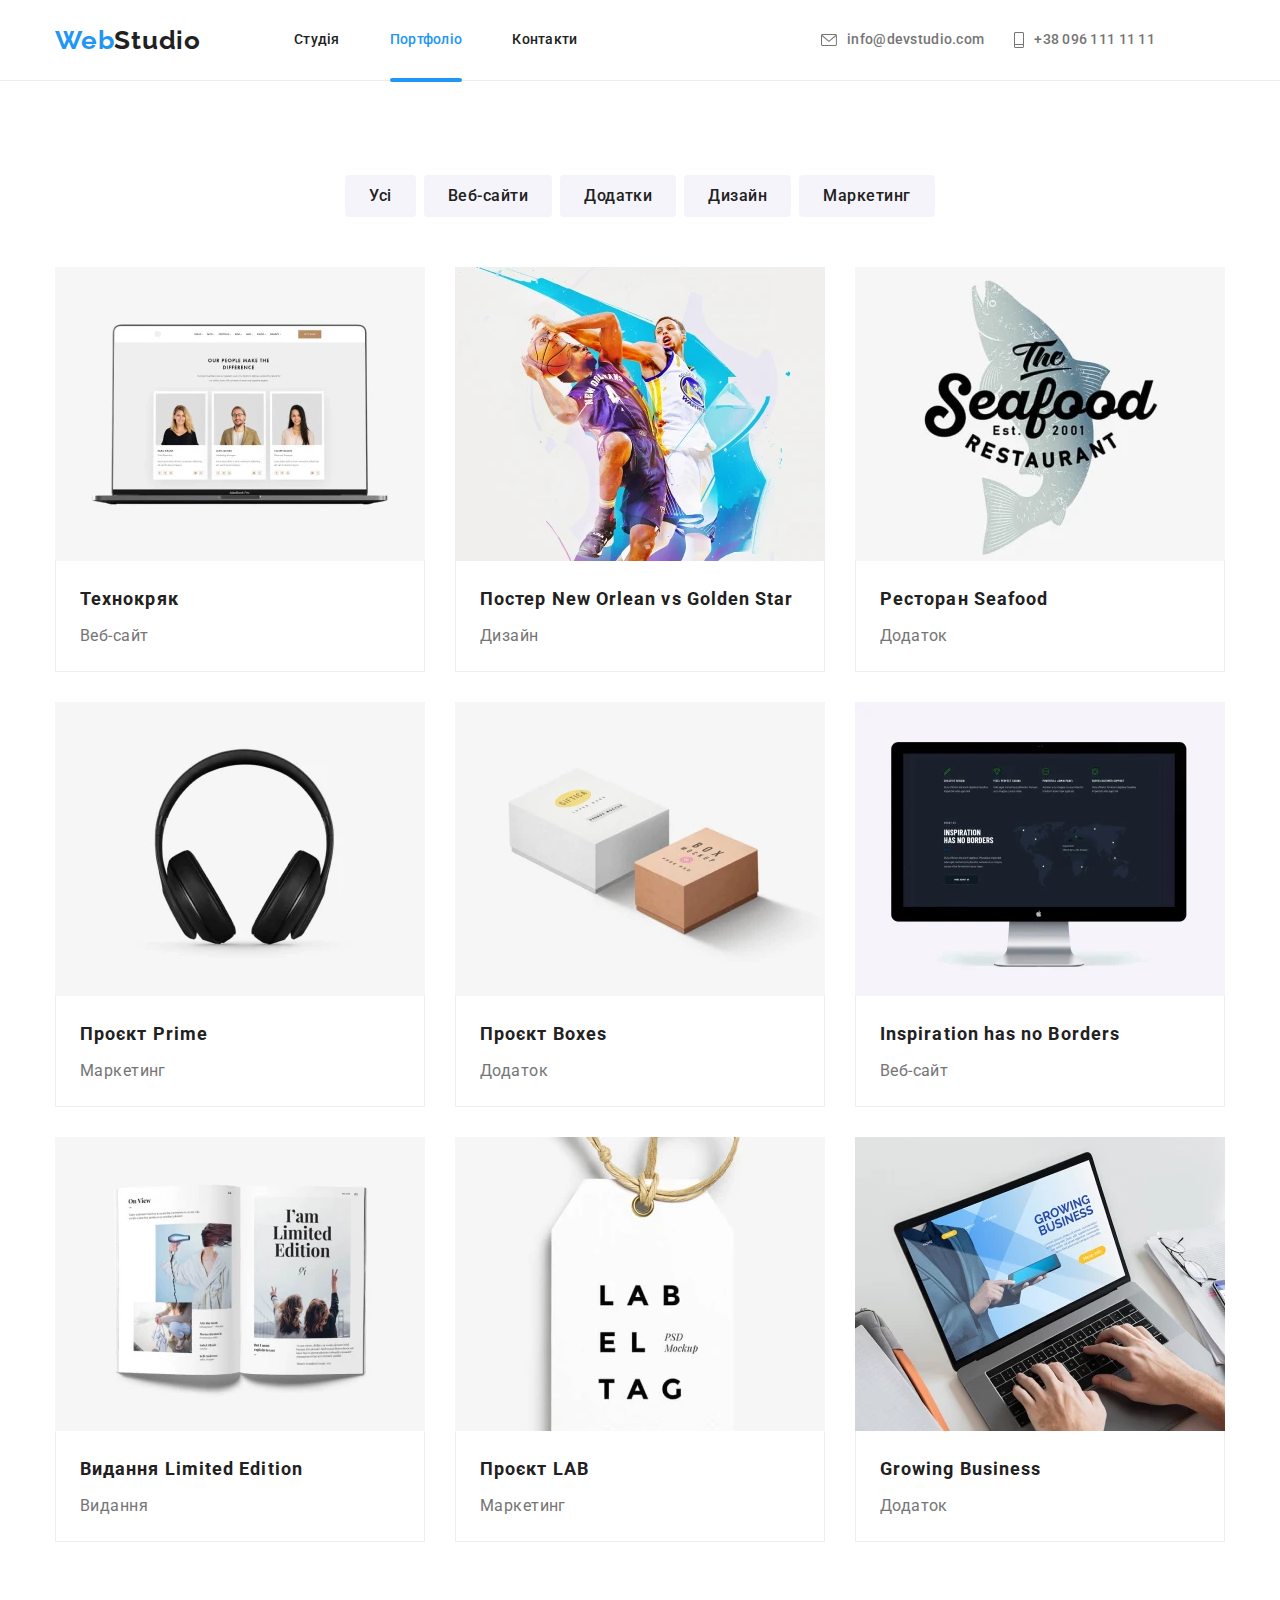
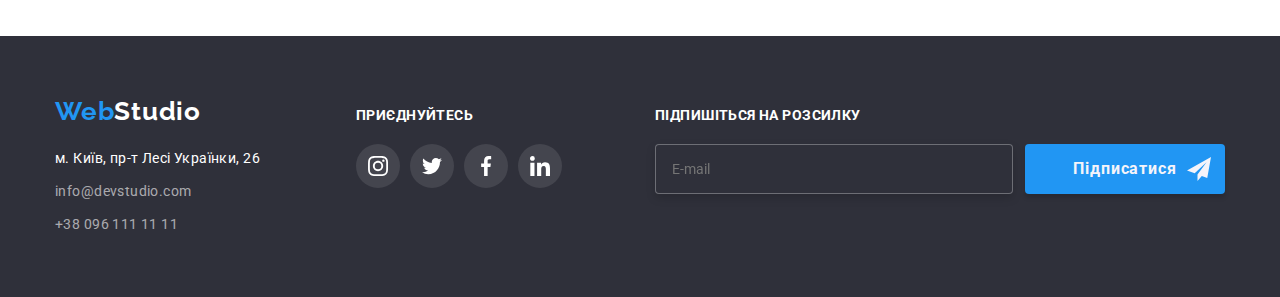
<file: portfolio.html>
<!DOCTYPE html>
<html lang="uk">
	<head>
		<meta charset="UTF-8" />
		<meta http-equiv="X-UA-Compatible" content="IE=edge" />
		<meta name="viewport" content="width=device-width, initial-scale=1.0" />
		<title>Portfolio</title>
		<link
			href="https://fonts.googleapis.com/css2?family=Raleway:wght@700&family=Roboto:wght@400;500;700;900&display=swap"
			rel="stylesheet"
		/>
		<link rel="stylesheet" href="./css/main.min.css">
			</head>
	<body class="body">
		<!--Шапка-->
		<header class="header">
			<div class="header__container container">
					<a href="" class=" header__logo logo link"
						>Web<span class="logo__span logo__span--color">Studio</span></a
					>
					<button
					class="menu-toggle js-open-menu"
					aria-expanded="false"
					aria-controls="mobile-menu"
				>
					<svg class="icon-menu" width="40" height="40">
						<use href="./images/sprite.svg#icon-menu"></use>
					</svg>
				</button>
				<nav class="navigations"><ul class="navigation__list">
						<li class="navigation__item">
							<a href="./index.html" class="navigation__link  link ">Студія</a>
						</li>
						<li class="navigation__item">
							<a href="" class="link navigation__link navigation__link--current"
								>Портфоліо</a
							>
						</li>
						<li class="navigation__item">
							<a href="" class="link navigation__link">Контакти</a>
						</li>
					</ul></nav>
				<ul class="contacts">
					<li class="contacts__item">
						<a href="mailto:info@devstudio.com" class="contacts__link link"
							><svg class="contacts__image" width="16" height="12">
								<use href="./images/sprite.svg#icon-envelope"></use>
							</svg>
							info@devstudio.com</a
						>
					</li>
					<li class="contacts__item">
						<a href="tel:+380961111111" class="contacts__link link"
							><svg class="contacts__image" width="10" height="16">
								<use href="./images/sprite.svg#icon-smartphone"></use>
							</svg>
							+38 096 111 11 11</a
						>
					</li>
				</ul>
			</div>
		</header>
		<main>
			<!-- Прихований заголовок Перелік посилань на роботи -->
			<section class="portfolio">
				<div class="container">
					<h1 class="visually-hidden">Перелік посилань на роботи</h1>
					<ul class="filter">
						<li class="filter__list">
							<button type="button" class="button-secondary">Усі</button>
						</li>
						<li class="filter__list">
							<button type="button" class="button-secondary">Веб-сайти</button>
						</li>
						<li class="filter__list">
							<button type="button" class="button-secondary">Додатки</button>
						</li>
						<li class="filter__list">
							<button type="button" class="button-secondary">Дизайн</button>
						</li>
						<li class="filter__list">
							<button type="button" class="button-secondary">Маркетинг</button>
						</li>
					</ul>
					<!-- Види проектів -->
					<ul class="card-set">
						<li class="card-set__list">
							<a class="card-set__link link" href="">
								<div class="card-set__thumb">
									<picture>
										<!-- Desktop screen -->
										<source
										media="(min-width: 1200px)"
										srcset="./images/portfolio/img_1lg@1x.webp 1x, ./images/portfolio/img_1lg@2x.webp 2x"
										type="image/webp"
										>
										<source
										media="(min-width: 1200px)"
										srcset="./images/portfolio/img_1lg@1x.jpg 1x, ./images/portfolio/img_1lg@2x.jpg 2x"
										type="image/jpg"
										>
										<!-- Tablet screen -->
										<source
										media="(min-width: 768px)"
										srcset="./images/portfolio/img_1md@1x.webp 1x, ./images/portfolio/img_1md@2x.webp 2x"
										type="image/webp"
										>
										<source
										media="(min-width: 768px)"
										srcset="./images/portfolio/img_1md@1x.jpg 1x, ./images/portfolio/img_1md@2x.jpg 2x"
										type="image/jpg"
										>
										<!-- Mobile screen -->
										<source
										media="(max-width: 767.98px)"
										srcset="./images/portfolio/img_1sm@1x.webp 1x, ./images/portfolio/img_1sm@2x.webp 2x"
										type="image/webp"
										>
										<source
										media="(max-width: 767.98px)"
										srcset="./images/portfolio/img_1sm@1x.jpg 1x, ./images/portfolio/img_1sm@2x.jpg 2x"
										type="image/jpg"
										>
												<img 
											src="images/portfolio/img_1sm@1x.jpg" alt="Технокряк"
											width="450"
											height="294"
											loading="lazy" 
											
											/></picture>
									<div class="card-set__overlay">
										<p class="card-set__overlay-description">
											Ресурс пропонує комплексні пропозиції з різним рівнем
											функціоналу та сервісів. Все це дозволить відвідувачу
											отримати вичерпні відомості про компанію чи приватну
											особу.
										</p>
									</div>
								</div>
								<div class="card-set__wrapper">
									<h2 class="card-set__title">Технокряк</h2>
									<p class="card-set__projects">Веб-сайт</p>
								</div></a
							>
						</li>
						<li class="card-set__list">
							<a class="card-set__link link" href="">
								<div class="card-set__thumb">
									<picture>
										<!-- Desktop screen -->
										<source
										media="(min-width: 1200px)"
										srcset="./images/portfolio/img_2lg@1x.webp 1x, ./images/portfolio/img_2lg@2x.webp 2x"
										type="image/webp"
										>
										<source
										media="(min-width: 1200px)"
										srcset="./images/portfolio/img_2lg@1x.jpg 1x, ./images/portfolio/img_2lg@2x.jpg 2x"
										type="image/jpg"
										>
										<!-- Tablet screen -->
										<source
										media="(min-width: 768px)"
										srcset="./images/portfolio/img_2md@1x.webp 1x, ./images/portfolio/img_2md@2x.webp 2x"
										type="image/webp"
										>
										<source
										media="(min-width: 768px)"
										srcset="./images/portfolio/img_2md@1x.jpg 1x, ./images/portfolio/img_2md@2x.jpg 2x"
										type="image/jpg"
										>
										<!-- Mobile screen -->
										<source
										media="(max-width: 767.98px)"
										srcset="./images/portfolio/img_2sm@1x.webp 1x, ./images/portfolio/img_2sm@2x.webp 2x"
										type="image/webp"
										>
										<source
										media="(max-width: 767.98px)"
										srcset="./images/portfolio/img_2sm@1x.jpg 1x, ./images/portfolio/img_2sm@2x.jpg 2x"
										type="image/jpg"
										>
												<img 
											src="images/portfolio/img_2sm@1x.jpg" alt="постер"
											width="450"
											height="294"
											loading="lazy" 
											
											/></picture>
									<div class="card-set__overlay">
										<p class="card-set__overlay-description">
											Ресурс пропонує комплексні пропозиції з різним рівнем
											функціоналу та сервісів. Все це дозволить відвідувачу
											отримати вичерпні відомості про компанію чи приватну
											особу.
										</p>
									</div>
								</div>

								<div class="card-set__wrapper">
									<h2 class="card-set__title">
										Постер <span lang="en">New Orlean vs Golden Star</span>
									</h2>
									<p class="card-set__projects">Дизайн</p>
								</div></a
							>
						</li>
						<li class="card-set__list">
							<a class="card-set__link link" href="">
								<div class="card-set__thumb">
									<picture>
										<!-- Desktop screen -->
										<source
										media="(min-width: 1200px)"
										srcset="./images/portfolio/img_3lg@1x.webp 1x, ./images/portfolio/img_3lg@2x.webp 2x"
										type="image/webp"
										>
										<source
										media="(min-width: 1200px)"
										srcset="./images/portfolio/img_3lg@1x.jpg 1x, ./images/portfolio/img_3lg@2x.jpg 2x"
										type="image/jpg"
										>
										<!-- Tablet screen -->
										<source
										media="(min-width: 768px)"
										srcset="./images/portfolio/img_3md@1x.webp 1x, ./images/portfolio/img_3md@2x.webp 2x"
										type="image/webp"
										>
										<source
										media="(min-width: 768px)"
										srcset="./images/portfolio/img_3md@1x.jpg 1x, ./images/portfolio/img_3md@2x.jpg 2x"
										type="image/jpg"
										>
										<!-- Mobile screen -->
										<source
										media="(max-width: 767.98px)"
										srcset="./images/portfolio/img_3sm@1x.webp 1x, ./images/portfolio/img_3sm@2x.webp 2x"
										type="image/webp"
										>
										<source
										media="(max-width: 767.98px)"
										srcset="./images/portfolio/img_3sm@1x.jpg 1x, ./images/portfolio/img_3sm@2x.jpg 2x"
										type="image/jpg"
										>
												<img 
											src="images/portfolio/img_3sm@1x.jpg" alt="додаток сайту ресторану"
											width="450"
											height="294"
											loading="lazy" 
											
											/></picture>
									<div class="card-set__overlay">
										<p class="card-set__overlay-description">
											Ресурс пропонує комплексні пропозиції з різним рівнем
											функціоналу та сервісів. Все це дозволить відвідувачу
											отримати вичерпні відомості про компанію чи приватну
											особу.
										</p>
									</div>
								</div>

								<div class="card-set__wrapper">
									<h2 class="card-set__title">
										Ресторан <span lang="en">Seafood</span>
									</h2>
									<p class="card-set__projects">Додаток</p>
								</div></a
							>
						</li>
						<li class="card-set__list">
							<a class="card-set__link link" href="">
								<div class="card-set__thumb">
									<picture>
										<!-- Desktop screen -->
										<source
										media="(min-width: 1200px)"
										srcset="./images/portfolio/img_4lg@1x.webp 1x, ./images/portfolio/img_4lg@2x.webp 2x"
										type="image/webp"
										>
										<source
										media="(min-width: 1200px)"
										srcset="./images/portfolio/img_4lg@1x.jpg 1x, ./images/portfolio/img_4lg@2x.jpg 2x"
										type="image/jpg"
										>
										<!-- Tablet screen -->
										<source
										media="(min-width: 768px)"
										srcset="./images/portfolio/img_4md@1x.webp 1x, ./images/portfolio/img_4md@2x.webp 2x"
										type="image/webp"
										>
										<source
										media="(min-width: 768px)"
										srcset="./images/portfolio/img_4md@1x.jpg 1x, ./images/portfolio/img_4md@2x.jpg 2x"
										type="image/jpg"
										>
										<!-- Mobile screen -->
										<source
										media="(max-width: 767.98px)"
										srcset="./images/portfolio/img_4sm@1x.webp 1x, ./images/portfolio/img_4sm@2x.webp 2x"
										type="image/webp"
										>
										<source
										media="(max-width: 767.98px)"
										srcset="./images/portfolio/img_4sm@1x.jpg 1x, ./images/portfolio/img_4sm@2x.jpg 2x"
										type="image/jpg"
										>
												<img 
											src="images/portfolio/img_4sm@1x.jpg" alt="проект з маркетингу"
											width="450"
											height="294"
											loading="lazy" 
											
											/></picture>
									<div class="card-set__overlay">
										<p class="card-set__overlay-description">
											Ресурс пропонує комплексні пропозиції з різним рівнем
											функціоналу та сервісів. Все це дозволить відвідувачу
											отримати вичерпні відомості про компанію чи приватну
											особу.
										</p>
									</div>
								</div>

								<div class="card-set__wrapper">
									<h2 class="card-set__title">
										Проєкт <span lang="en">Prime</span>
									</h2>
									<p class="card-set__projects">Маркетинг</p>
								</div></a
							>
						</li>
						<li class="card-set__list">
							<a class="card-set__link link" href="">
								<div class="card-set__thumb">
									<picture>
										<!-- Desktop screen -->
										<source
										media="(min-width: 1200px)"
										srcset="./images/portfolio/img_5lg@1x.webp 1x, ./images/portfolio/img_5lg@2x.webp 2x"
										type="image/webp"
										>
										<source
										media="(min-width: 1200px)"
										srcset="./images/portfolio/img_5lg@1x.jpg 1x, ./images/portfolio/img_5lg@2x.jpg 2x"
										type="image/jpg"
										>
										<!-- Tablet screen -->
										<source
										media="(min-width: 768px)"
										srcset="./images/portfolio/img_5md@1x.webp 1x, ./images/portfolio/img_5md@2x.webp 2x"
										type="image/webp"
										>
										<source
										media="(min-width: 768px)"
										srcset="./images/portfolio/img_5md@1x.jpg 1x, ./images/portfolio/img_5md@2x.jpg 2x"
										type="image/jpg"
										>
										<!-- Mobile screen -->
										<source
										media="(max-width: 767.98px)"
										srcset="./images/portfolio/img_5sm@1x.webp 1x, ./images/portfolio/img_5sm@2x.webp 2x"
										type="image/webp"
										>
										<source
										media="(max-width: 767.98px)"
										srcset="./images/portfolio/img_5sm@1x.jpg 1x, ./images/portfolio/img_5sm@2x.jpg 2x"
										type="image/jpg"
										>
												<img 
											src="images/portfolio/img_5sm@1x.jpg" alt="додаток boxes"
											width="450"
											height="294"
											loading="lazy" 
											
											/></picture>
									<div class="card-set__overlay">
										<p class="card-set__overlay-description">
											Ресурс пропонує комплексні пропозиції з різним рівнем
											функціоналу та сервісів. Все це дозволить відвідувачу
											отримати вичерпні відомості про компанію чи приватну
											особу.
										</p>
									</div>
								</div>

								<div class="card-set__wrapper">
									<h2 class="card-set__title">
										Проєкт <span lang="en">Boxes</span>
									</h2>
									<p class="card-set__projects">Додаток</p>
								</div></a
							>
						</li>
						<li class="card-set__list">
							<a class="card-set__link link" href="">
								<div class="card-set__thumb">
									<picture>
										<!-- Desktop screen -->
										<source
										media="(min-width: 1200px)"
										srcset="./images/portfolio/img_6lg@1x.webp 1x, ./images/portfolio/img_6lg@2x.webp 2x"
										type="image/webp"
										>
										<source
										media="(min-width: 1200px)"
										srcset="./images/portfolio/img_6lg@1x.jpg 1x, ./images/portfolio/img_6lg@2x.jpg 2x"
										type="image/jpg"
										>
										<!-- Tablet screen -->
										<source
										media="(min-width: 768px)"
										srcset="./images/portfolio/img_6md@1x.webp 1x, ./images/portfolio/img_6md@2x.webp 2x"
										type="image/webp"
										>
										<source
										media="(min-width: 768px)"
										srcset="./images/portfolio/img_6md@1x.jpg 1x, ./images/portfolio/img_6md@2x.jpg 2x"
										type="image/jpg"
										>
										<!-- Mobile screen -->
										<source
										media="(max-width: 767.98px)"
										srcset="./images/portfolio/img_6sm@1x.webp 1x, ./images/portfolio/img_6sm@2x.webp 2x"
										type="image/webp"
										>
										<source
										media="(max-width: 767.98px)"
										srcset="./images/portfolio/img_6sm@1x.jpg 1x, ./images/portfolio/img_6sm@2x.jpg 2x"
										type="image/jpg"
										>
												<img 
											src="images/portfolio/img_6sm@1x.jpg" alt="натхнення не має кордонів"
											width="450"
											height="294"
											loading="lazy" 
											
											/></picture>
									<div class="card-set__overlay">
										<p class="card-set__overlay-description">
											Ресурс пропонує комплексні пропозиції з різним рівнем
											функціоналу та сервісів. Все це дозволить відвідувачу
											отримати вичерпні відомості про компанію чи приватну
											особу.
										</p>
									</div>
								</div>

								<div class="card-set__wrapper">
									<h2 class="card-set__title">
										<span lang="en">Inspiration has no Borders</span>
									</h2>
									<p class="card-set__projects">Веб-сайт</p>
								</div></a
							>
						</li>
						<li class="card-set__list">
							<a class="card-set__link link" href="">
								<div class="card-set__thumb">
									<picture>
										<!-- Desktop screen -->
										<source
										media="(min-width: 1200px)"
										srcset="./images/portfolio/img_7lg@1x.webp 1x, ./images/portfolio/img_7lg@2x.webp 2x"
										type="image/webp"
										>
										<source
										media="(min-width: 1200px)"
										srcset="./images/portfolio/img_7lg@1x.jpg 1x, ./images/portfolio/img_7lg@2x.jpg 2x"
										type="image/jpg"
										>
										<!-- Tablet screen -->
										<source
										media="(min-width: 768px)"
										srcset="./images/portfolio/img_7md@1x.webp 1x, ./images/portfolio/img_7md@2x.webp 2x"
										type="image/webp"
										>
										<source
										media="(min-width: 768px)"
										srcset="./images/portfolio/img_7md@1x.jpg 1x, ./images/portfolio/img_7md@2x.jpg 2x"
										type="image/jpg"
										>
										<!-- Mobile screen -->
										<source
										media="(max-width: 767.98px)"
										srcset="./images/portfolio/img_7sm@1x.webp 1x, ./images/portfolio/img_7sm@2x.webp 2x"
										type="image/webp"
										>
										<source
										media="(max-width: 767.98px)"
										srcset="./images/portfolio/img_7sm@1x.jpg 1x, ./images/portfolio/img_7sm@2x.jpg 2x"
										type="image/jpg"
										>
												<img 
											src="images/portfolio/img_7sm@1x.jpg" alt="дизайн видання"
											width="450"
											height="294"
											loading="lazy" 
											
											/></picture>
									<div class="card-set__overlay">
										<p class="card-set__overlay-description">
											Ресурс пропонує комплексні пропозиції з різним рівнем
											функціоналу та сервісів. Все це дозволить відвідувачу
											отримати вичерпні відомості про компанію чи приватну
											особу.
										</p>
									</div>
								</div>

								<div class="card-set__wrapper">
									<h2 class="card-set__title">
										Видання <span lang="en">Limited Edition</span>
									</h2>
									<p class="card-set__projects">Видання</p>
								</div></a
							>
						</li>
						<li class="card-set__list">
							<a class="card-set__link link" href="">
								<div class="card-set__thumb">
									<picture>
										<!-- Desktop screen -->
										<source
										media="(min-width: 1200px)"
										srcset="./images/portfolio/img_8lg@1x.webp 1x, ./images/portfolio/img_8lg@2x.webp 2x"
										type="image/webp"
										>
										<source
										media="(min-width: 1200px)"
										srcset="./images/portfolio/img_8lg@1x.jpg 1x, ./images/portfolio/img_8lg@2x.jpg 2x"
										type="image/jpg"
										>
										<!-- Tablet screen -->
										<source
										media="(min-width: 768px)"
										srcset="./images/portfolio/img_8md@1x.webp 1x, ./images/portfolio/img_8md@2x.webp 2x"
										type="image/webp"
										>
										<source
										media="(min-width: 768px)"
										srcset="./images/portfolio/img_8md@1x.jpg 1x, ./images/portfolio/img_8md@2x.jpg 2x"
										type="image/jpg"
										>
										<!-- Mobile screen -->
										<source
										media="(max-width: 767.98px)"
										srcset="./images/portfolio/img_8sm@1x.webp 1x, ./images/portfolio/img_8sm@2x.webp 2x"
										type="image/webp"
										>
										<source
										media="(max-width: 767.98px)"
										srcset="./images/portfolio/img_8sm@1x.jpg 1x, ./images/portfolio/img_8sm@2x.jpg 2x"
										type="image/jpg"
										>
												<img 
											src="images/portfolio/img_8sm@1x.jpg" alt="проєкт LAB"
											width="450"
											height="294"
											loading="lazy" 
											
											/></picture>
									<div class="card-set__overlay">
										<p class="card-set__overlay-description">
											Ресурс пропонує комплексні пропозиції з різним рівнем
											функціоналу та сервісів. Все це дозволить відвідувачу
											отримати вичерпні відомості про компанію чи приватну
											особу.
										</p>
									</div>
								</div>

								<div class="card-set__wrapper">
									<h2 class="card-set__title">
										Проєкт <span lang="en">LAB</span>
									</h2>
									<p class="card-set__projects">Маркетинг</p>
								</div></a
							>
						</li>
						<li class="card-set__list">
							<a class="card-set__link link" href="">
								<div class="card-set__thumb">
									<picture>
										<!-- Desktop screen -->
										<source
										media="(min-width: 1200px)"
										srcset="./images/portfolio/img_9lg@1x.webp 1x, ./images/portfolio/img_9lg@2x.webp 2x"
										type="image/webp"
										>
										<source
										media="(min-width: 1200px)"
										srcset="./images/portfolio/img_9lg@1x.jpg 1x, ./images/portfolio/img_9lg@2x.jpg 2x"
										type="image/jpg"
										>
										<!-- Tablet screen -->
										<source
										media="(min-width: 768px)"
										srcset="./images/portfolio/img_9md@1x.webp 1x, ./images/portfolio/img_9md@2x.webp 2x"
										type="image/webp"
										>
										<source
										media="(min-width: 768px)"
										srcset="./images/portfolio/img_9md@1x.jpg 1x, ./images/portfolio/img_9md@2x.jpg 2x"
										type="image/jpg"
										>
										<!-- Mobile screen -->
										<source
										media="(max-width: 767.98px)"
										srcset="./images/portfolio/img_9sm@1x.webp 1x, ./images/portfolio/img_9sm@2x.webp 2x"
										type="image/webp"
										>
										<source
										media="(max-width: 767.98px)"
										srcset="./images/portfolio/img_9sm@1x.jpg 1x, ./images/portfolio/img_9sm@2x.jpg 2x"
										type="image/jpg"
										>
												<img 
											src="images/portfolio/img_9sm@1x.jpg" alt="розширення бізнесу"
											width="450"
											height="294"
											loading="lazy" 
											
											/></picture>
									<div class="card-set__overlay">
										<p class="card-set__overlay-description">
											Ресурс пропонує комплексні пропозиції з різним рівнем
											функціоналу та сервісів. Все це дозволить відвідувачу
											отримати вичерпні відомості про компанію чи приватну
											особу.
										</p>
									</div>
								</div>

								<div class="card-set__wrapper">
									<h2 class="card-set__title">
										<span lang="en">Growing Business</span>
									</h2>
									<p class="card-set__projects">Додаток</p>
								</div></a
							>
						</li>
					</ul>
				</div>
			</section>
		</main>
		<!-- Підвал -->
		<footer class="footer">
			<div class="container footer__container">
				<div class="footer-wrapper"><div class="footer-socials">
					<a href="" class="footer-logo link"
						>Web<span class="footer-logo__span">Studio</span>
					</a>
					<address>
						<ul class="footer__contacts">
							<li class="footer-contacts__item">
								<a href="https://goo.gl/maps/cauzLJABGY7FBesC7" class="link"
									><span class="footer-contacts__adress"
										>м. Київ, пр-т Лесі Українки, 26</span
									>
								</a>
							</li>
							<li class="footer-contacts__item">
								<a
									href="mailto:info@devstudio.com"
									class="link footer-contacts__link"
									>info@devstudio.com</a
								>
							</li>
							<li class="footer-contacts__item">
								<a href="tel:+380961111111" class="link footer-contacts__link"
									>+38 096 111 11 11</a
								>
							</li>
						</ul>
					</address>
				</div>
				<div class="footer-slogan">
					<b class="footer__title">приєднуйтесь</b>
					<ul class="socials list">
						<li class="socials__list">
							<a
								class="socials__link-footer link"
								href="https://instagram.com"
								target="_blank"
								rel="noopener noreferrer"
								aria-label="Instagram"
							>
								<svg class="socials__icon" width="20" height="20">
									<use href="./images/sprite.svg#icon-instagram"></use>
								</svg>
							</a>
						</li>
						<li class="socials__list">
							<a
								class="socials__link-footer link"
								href="https://twitter.com"
								target="_blank"
								rel="noopener noreferrer"
								aria-label="Twitter"
							>
								<svg class="socials__icon" width="20" height="20">
									<use href="./images/sprite.svg#icon-twitter"></use>
								</svg>
							</a>
						</li>
						<li class="socials__list">
							<a
								class="socials__link-footer link"
								href="https://facebook.com"
								target="_blank"
								rel="noopener noreferrer"
								aria-label="Facebook"
							>
								<svg class="socials__icon" width="20" height="20">
									<use href="./images/sprite.svg#icon-facebook"></use>
								</svg>
							</a>
						</li>
						<li class="socials__list">
							<a
								class="socials__link-footer link"
								href="https://linkedin.com"
								target="_blank"
								rel="noopener noreferrer"
								aria-label="Linkedin"
							>
								<svg class="socials__icon" width="20" height="20">
									<use href="./images/sprite.svg#icon-linkedin"></use>
								</svg>
							</a>
						</li>
					</ul>
				</div></div>
				
				<form class="footer-form">
					
						<p class="footer__title">Підпишіться на розсилку</p>
						<div class="footer-form__wrapper"><label for="email"></label>
						<input
							class="footer-form__email"
							type="email"
							name="email"
							id="mail"
							placeholder="E-mail"
						/>
						<button class="button-footer" type="submit">
							Підписатися
							<svg class="icon-send" width="24" height="24">
								<use href="./images/sprite.svg#icon-send"></use>
							</svg>
						</button>
					</div>
						
				</form>
			</div>
		</footer>		
	</body>
</html>
</file>
<file: css/main.min.css>
:root{--primary-text-color: #757575;--title-color: #212121;--accent-color: #2196f3;--focus-color: #2196f3;--white-color: #ffffff;--bacground-color: #ffffff;--backgroung-team: #f5f4fa;--background-footer: #2f303a;--timing-function: cubic-bezier(0.4, 0, 0.2, 1);--hero-overley: rgba(47, 48, 58, 0.4);--backdrop-color: rgba(0, 0, 0, 0.2)}.portfolio,.section-clients,.section-team,.section-about,.peculiarities{padding-top:60px;padding-bottom:60px}@media screen and (min-width: 1200px){.portfolio,.section-clients,.section-team,.section-about,.peculiarities{padding-top:94px;padding-bottom:94px}}.body{color:var(--primary-text-color);font-family:"Roboto",sans-serif;letter-spacing:.03em;background-color:var(--bacground-color);font-size:14px}.link{text-decoration:none}ul{list-style:none;padding:0;margin:0}h1,h2,h3,h4,h5,h6,p{margin-top:0;margin-bottom:0}.images{display:block;max-width:100%;height:auto}.visually-hidden{position:absolute;white-space:nowrap;width:1px;height:1px;overflow:hidden;border:0;padding:0;clip:rect(0 0 0 0);-webkit-clip-path:inset(50%);clip-path:inset(50%);margin:-1px}*,::before,::after{-webkit-box-sizing:border-box;box-sizing:border-box}html{line-height:1.15;-webkit-text-size-adjust:100%;-moz-tab-size:4;-o-tab-size:4;tab-size:4}body{margin:0;font-family:system-ui,-apple-system,"Segoe UI",Roboto,Helvetica,Arial,sans-serif,"Apple Color Emoji","Segoe UI Emoji"}hr{height:0;color:inherit}abbr[title]{-webkit-text-decoration:underline dotted;text-decoration:underline dotted}b,strong{font-weight:bolder}code,kbd,samp,pre{font-family:ui-monospace,SFMono-Regular,Consolas,"Liberation Mono",Menlo,monospace;font-size:1em}small{font-size:80%}sub,sup{font-size:75%;line-height:0;position:relative;vertical-align:baseline}sub{bottom:-0.25em}sup{top:-0.5em}table{text-indent:0;border-color:inherit}button,input,optgroup,select,textarea{font-family:inherit;font-size:100%;line-height:1.15;margin:0}button,select{text-transform:none}button,[type=button],[type=reset],[type=submit]{-webkit-appearance:button}::-moz-focus-inner{border-style:none;padding:0}:-moz-focusring{outline:1px dotted ButtonText}:-moz-ui-invalid{box-shadow:none}legend{padding:0}progress{vertical-align:baseline}::-webkit-inner-spin-button,::-webkit-outer-spin-button{height:auto}[type=search]{-webkit-appearance:textfield;outline-offset:-2px}::-webkit-search-decoration{-webkit-appearance:none}::-webkit-file-upload-button{-webkit-appearance:button;font:inherit}summary{display:list-item}.container{padding-right:15px;padding-left:15px;margin-left:auto;margin-right:auto}@media screen and (min-width: 480px){.container{width:480px}}@media screen and (min-width: 768px){.container{width:768px}}@media screen and (min-width: 1200px){.container{width:1200px}}.header{background-color:var(--white-color);border-bottom:1px solid #ececec}@media screen and (max-width: 767.98px){.header{padding-top:16px;padding-bottom:16px}}.header__container{display:-webkit-box;display:-ms-flexbox;display:flex;-webkit-box-pack:center;-ms-flex-pack:center;justify-content:center;-webkit-box-align:center;-ms-flex-align:center;align-items:center}.logo{display:block;color:var(--accent-color);font-family:"Raleway",sans-serif;font-weight:700;font-size:24px;line-height:1.17;letter-spacing:.03em}@media screen and (min-width: 768px){.logo{font-size:26px;line-height:1.19}}@media screen and (min-width: 768px){.header__logo{margin-right:88px}}@media screen and (min-width: 1200px){.header__logo{margin-right:93px}}.logo__span{color:var(--title-color);-webkit-transition:color 250ms var(--timing-function);transition:color 250ms var(--timing-function)}.logo__span:hover,.logo__span:focus{color:var(--accent-color)}.contacts{display:none}@media screen and (min-width: 768px){.contacts{display:block;margin-left:auto}}@media screen and (min-width: 1200px){.contacts{display:-webkit-box;display:-ms-flexbox;display:flex;margin-left:auto}}.contacts__item:last-child{margin-right:40px}@media screen and (min-width: 768px){.contacts__link{margin-bottom:10px;color:var(--primary-text-color);font-weight:500;line-height:1.14;letter-spacing:.02em;background-color:var(--white-color);-webkit-transition:color 250ms var(--timing-function);transition:color 250ms var(--timing-function)}.contacts__link:hover,.contacts__link:focus{color:var(--accent-color)}}@media screen and (min-width: 1200px){.contacts__link{display:-webkit-box;display:-ms-flexbox;display:flex;-webkit-box-orient:horizontal;-webkit-box-direction:normal;-ms-flex-direction:row;flex-direction:row;-webkit-box-align:center;-ms-flex-align:center;align-items:center;gap:10px;margin-bottom:0;margin-right:30px;padding-top:32px;padding-bottom:32px}}@media screen and (max-width: 1199.98px){.contacts__item{margin-bottom:10px}.contacts__item:last-child{margin-bottom:0}}.contacts__image{fill:currentColor}.navigation{display:-webkit-box;display:-ms-flexbox;display:flex;-webkit-box-align:center;-ms-flex-align:center;align-items:center;background-color:var(--white-color)}.navigation__list{display:none}@media screen and (min-width: 768px){.navigation__list{display:-webkit-box;display:-ms-flexbox;display:flex}}.navigation__item{margin-right:50px}.navigation__item:last-child{margin-right:0}.navigation__link{position:relative;display:block;padding-top:32px;padding-bottom:32px;color:var(--title-color);font-weight:500;line-height:1.14;letter-spacing:.02em;background-color:var(--white-color);-webkit-transition:color 250ms var(--timing-function);transition:color 250ms var(--timing-function)}.navigation__link::after{content:"";position:absolute;left:0;bottom:-2px;display:block;width:100%;height:4px;border-radius:2px;background-color:var(--accent-color);opacity:0}.navigation__link:hover,.navigation__link:focus{color:var(--accent-color)}.navigation__link--current{color:var(--accent-color)}.navigation__link--current::after{color:var(--accent-color);opacity:1}.hero{text-align:center;background-color:var(--background-footer);padding:118px 0}@media screen and (min-width: 1200px){.hero{padding:200px 0}}.hero__title{max-width:360px;margin-top:0;margin-right:auto;margin-left:auto;margin-bottom:30px;color:var(--white-color);font-weight:900;font-size:26px;line-height:1.62;text-align:center;letter-spacing:.06em;text-transform:uppercase;text-align:center;letter-spacing:.06em;text-transform:uppercase}@media screen and (min-width: 1200px){.hero__title{max-width:696px;font-size:44px;line-height:1.36}}.hero__overlay{max-width:1600px;margin:0 auto;background-repeat:no-repeat;background-size:cover;background-image:-webkit-gradient(linear, left top, right top, from(var(--hero-overley)), to(var(--hero-overley))),url(../images/hero/img_sm@1x.jpg);background-image:linear-gradient(to right, var(--hero-overley), var(--hero-overley)),url(../images/hero/img_sm@1x.jpg)}@media(min-device-pixel-ratio: 2),(-webkit-min-device-pixel-ratio: 2),(min-resolution: 192dpi),(min-resolution: 2dppx){.hero__overlay{background-image:-webkit-gradient(linear, left top, right top, from(var(--hero-overley)), to(var(--hero-overley))),url(../images/hero/img_sm@2x.jpg);background-image:linear-gradient(to right, var(--hero-overley), var(--hero-overley)),url(../images/hero/img_sm@2x.jpg);background-size:cover}}@media screen and (min-width: 481px){.hero__overlay{background-image:-webkit-gradient(linear, left top, right top, from(var(--hero-overley)), to(var(--hero-overley))),url(../images/hero/img_md@1x.jpg);background-image:linear-gradient(to right, var(--hero-overley), var(--hero-overley)),url(../images/hero/img_md@1x.jpg)}}@media screen and (min-width: 481px)and (min-device-pixel-ratio: 2),screen and (min-width: 481px)and (-webkit-min-device-pixel-ratio: 2),screen and (min-width: 481px)and (min-resolution: 192dpi),screen and (min-width: 481px)and (min-resolution: 2dppx){.hero__overlay{background-image:-webkit-gradient(linear, left top, right top, from(var(--hero-overley)), to(var(--hero-overley))),url(../images/hero/img_md@2x.jpg);background-image:linear-gradient(to right, var(--hero-overley), var(--hero-overley)),url(../images/hero/img_md@2x.jpg);background-size:cover}}@media screen and (min-width: 769px){.hero__overlay{background-image:-webkit-gradient(linear, left top, right top, from(var(--hero-overley)), to(var(--hero-overley))),url(../images/hero/Img_lg@1x.jpg);background-image:linear-gradient(to right, var(--hero-overley), var(--hero-overley)),url(../images/hero/Img_lg@1x.jpg)}}@media screen and (min-width: 769px)and (min-device-pixel-ratio: 2),screen and (min-width: 769px)and (-webkit-min-device-pixel-ratio: 2),screen and (min-width: 769px)and (min-resolution: 192dpi),screen and (min-width: 769px)and (min-resolution: 2dppx){.hero__overlay{background-image:-webkit-gradient(linear, left top, right top, from(var(--hero-overley)), to(var(--hero-overley))),url(../images/hero/Img_lg@2x.jpg);background-image:linear-gradient(to right, var(--hero-overley), var(--hero-overley)),url(../images/hero/Img_lg@2x.jpg);background-size:cover}}.backdrop{position:fixed;top:0;left:0;width:100%;height:100%;background-color:var(--backdrop-color);opacity:1;-webkit-transition:opasity 250ms var(--timing-function);transition:opasity 250ms var(--timing-function)}@media screen and (max-width: 767.98px){.backdrop{overflow-y:scroll}}.backdrop.is-hidden{opacity:0;visibility:hidden;pointer-events:none}.backdrop.is-hidden .modal{-webkit-transform:translate(-50%, -50%) scale(0.9);transform:translate(-50%, -50%) scale(0.9)}.modal{position:absolute;top:50%;left:50%;padding:40px;width:100%;height:609px;background:#fff;-webkit-box-shadow:0px 1px 3px rgba(0,0,0,.12),0px 1px 1px rgba(0,0,0,.14),0px 2px 1px rgba(0,0,0,.2);box-shadow:0px 1px 3px rgba(0,0,0,.12),0px 1px 1px rgba(0,0,0,.14),0px 2px 1px rgba(0,0,0,.2);border-radius:4px;-webkit-transform:translate(-50%, -50%) scale(1);transform:translate(-50%, -50%) scale(1);-webkit-transition:visibility 250ms var(--timing-function),opasity 250ms var(--timing-function),-webkit-transform 250ms var(--timing-function);transition:visibility 250ms var(--timing-function),opasity 250ms var(--timing-function),-webkit-transform 250ms var(--timing-function);transition:transform 250ms var(--timing-function),visibility 250ms var(--timing-function),opasity 250ms var(--timing-function);transition:transform 250ms var(--timing-function),visibility 250ms var(--timing-function),opasity 250ms var(--timing-function),-webkit-transform 250ms var(--timing-function)}@media screen and (min-width: 480px){.modal{width:450px}}@media screen and (min-width: 1200px){.modal{width:528px;height:581px}}.modal__btn{position:absolute;display:-webkit-inline-box;display:-ms-inline-flexbox;display:inline-flex;-webkit-box-align:center;-ms-flex-align:center;align-items:center;-webkit-box-pack:center;-ms-flex-pack:center;justify-content:center;top:10px;right:10px;width:30px;padding:0;height:30px;border-radius:50%;background-color:#fff;border:1px solid rgba(0,0,0,.1);cursor:pointer}.modal__icon-close{fill:#000;-webkit-transition:fill 250ms var(--timing-function);transition:fill 250ms var(--timing-function)}.modal__icon-close:hover{fill:var(--accent-color)}.modal__form{width:100%;margin-left:auto;margin-right:auto}.modal__feedback{display:block;color:var(--title-color);font-weight:700;font-size:20px;line-height:1.15;text-align:center;margin-bottom:12px}.form__field{position:relative;display:-webkit-box;display:-ms-flexbox;display:flex;-webkit-box-orient:vertical;-webkit-box-direction:normal;-ms-flex-direction:column;flex-direction:column;margin-bottom:10px}.modal__textarea{position:relative;display:-webkit-box;display:-ms-flexbox;display:flex;-webkit-box-orient:vertical;-webkit-box-direction:normal;-ms-flex-direction:column;flex-direction:column;margin-bottom:20px}.agreement{margin-bottom:30px}.form__field label,.modal__textarea label{margin-bottom:4px}.agreement__text{margin-right:-5px;font-size:12px;line-height:1.17}@media screen and (min-width: 1200px){.agreement__text{font-size:14px;line-height:1.71;margin-right:0}}.modal__label{font-size:12px;line-height:1.1666666667;letter-spacing:.01em;color:var(--primary-text-color)}.modal__input{outline:1px solid rgba(0,0,0,0);outline-offset:-1px;height:40px;margin:0;padding:0;border:1px solid rgba(33,33,33,.2);border-radius:4px;padding-right:42px;padding-left:42px;-webkit-transition:border-color 250ms var(--timing-function);transition:border-color 250ms var(--timing-function)}.modal__input:focus{border-color:var(--accent-color)}.modal__input:focus~.modal__icon{fill:var(--accent-color)}.modal__icon{position:absolute;top:50%;left:15px}.modal__form-message{display:block;resize:none;outline:1px solid rgba(0,0,0,0);outline-offset:-1px;padding:12px 16px;border:1px solid rgba(33,33,33,.2);border-radius:4px;-webkit-transition:border-color 250ms var(--timing-function);transition:border-color 250ms var(--timing-function)}.modal__form-message:focus{border-color:var(--accent-color)}.modal__form-message::-webkit-input-placeholder{font-size:12px;line-height:1.1666666667;letter-spacing:.01em;color:rgba(117,117,117,.5)}.modal__form-message::-moz-placeholder{font-size:12px;line-height:1.1666666667;letter-spacing:.01em;color:rgba(117,117,117,.5)}.modal__form-message:-ms-input-placeholder{font-size:12px;line-height:1.1666666667;letter-spacing:.01em;color:rgba(117,117,117,.5)}.modal__form-message::-ms-input-placeholder{font-size:12px;line-height:1.1666666667;letter-spacing:.01em;color:rgba(117,117,117,.5)}.modal__form-message::placeholder{font-size:12px;line-height:1.1666666667;letter-spacing:.01em;color:rgba(117,117,117,.5)}.modal-link{font-size:12px;line-height:1.17;color:var(--accent-color);text-underline-position:under}@media screen and (min-width: 1200px){.modal-link{font-size:14px;line-height:1.71}}.agreement__checkbox{position:absolute;width:1px;height:1px;margin:-1px;border:0;padding:0;clip:rect(0 0 0 0);overflow:hidden}.agreement__label-checkbox{display:-webkit-box;display:-ms-flexbox;display:flex;-webkit-box-pack:center;-ms-flex-pack:center;justify-content:center;-webkit-box-align:center;-ms-flex-align:center;align-items:center;gap:7px}.agreement__icon-checkbox{display:inline-block;width:16px;height:15px;border:2px solid #212121;border-radius:4px;-webkit-transition:border-color 250ms var(--timing-function),bacground-color 250ms var(--timing-function);transition:border-color 250ms var(--timing-function),bacground-color 250ms var(--timing-function)}.agreement__checkbox:checked+.agreement__icon-checkbox{border-color:rgba(0,0,0,0);background-color:var(--accent-color)}.socials{display:-webkit-box;display:-ms-flexbox;display:flex;-webkit-box-pack:center;-ms-flex-pack:center;justify-content:center;-webkit-box-align:center;-ms-flex-align:center;align-items:center;gap:10px}.socials__list{width:44px;height:44px}.socials__link{display:-webkit-box;display:-ms-flexbox;display:flex;-webkit-box-pack:center;-ms-flex-pack:center;justify-content:center;-webkit-box-align:center;-ms-flex-align:center;align-items:center;width:100%;height:100%;border-radius:50%;background-color:var(--white-color);color:#afb1b8;-webkit-transition:color 250ms var(--timing-function),background-color 250ms var(--timing-function);transition:color 250ms var(--timing-function),background-color 250ms var(--timing-function)}.socials__link:hover,.socials__link:focus{background-color:var(--accent-color);color:var(--white-color)}.socials__icon{fill:currentColor}@media screen and (max-width: 767.98px){.peculiarities__item{margin-bottom:30px}.peculiarities__item:last-child{margin-bottom:0}}@media screen and (min-width: 768px){.peculiarities__list{display:-webkit-box;display:-ms-flexbox;display:flex;-ms-flex-wrap:wrap;flex-wrap:wrap;-webkit-box-pack:center;-ms-flex-pack:center;justify-content:center;gap:30px}}.peculiarities__icon{display:-webkit-box;display:-ms-flexbox;display:flex;-webkit-box-pack:center;-ms-flex-pack:center;justify-content:center;-webkit-box-align:center;-ms-flex-align:center;align-items:center;background:#f5f4fa;border-radius:4px;width:100%;height:120px;margin-bottom:30px}@media screen and (min-width: 768px){.peculiarities__icon{width:354px}}@media screen and (min-width: 1200px){.peculiarities__icon{width:270px}}.peculiarities__title{color:var(--title-color);font-size:14px;font-weight:700;line-height:1.14;text-transform:uppercase;margin-bottom:10px}@media screen and (max-width: 767.98px){.peculiarities__title{text-align:center}}.peculiarities__text{line-height:1.71;width:100%}@media screen and (min-width: 768px){.peculiarities__text{width:270px}}.section__title{color:var(--title-color);font-weight:700;font-size:28px;line-height:1.17;margin-bottom:30px;text-align:center}@media screen and (min-width: 1200px){.section__title{font-size:36px;margin-bottom:50px}}.section-about{display:none;padding-top:0}@media screen and (min-width: 1200px){.section-about{display:-webkit-box;display:-ms-flexbox;display:flex}}.work{display:-webkit-box;display:-ms-flexbox;display:flex}.work__img{position:relative;margin-right:30px}.work__img:last-child{margin-right:0}.work__overlay{position:absolute;display:-webkit-box;display:-ms-flexbox;display:flex;-webkit-box-pack:center;-ms-flex-pack:center;justify-content:center;-webkit-box-align:center;-ms-flex-align:center;align-items:center;width:100%;bottom:0;height:70px;background-color:rgba(47,48,58,.8)}.work__text{color:var(--white-color);font-size:14px;font-weight:700;line-height:1.14;text-transform:uppercase;text-align:center}.team{display:-webkit-box;display:-ms-flexbox;display:flex;-ms-flex-wrap:wrap;flex-wrap:wrap;margin:-15px}.team__card{width:100%;margin-bottom:30px;-webkit-box-shadow:0px 1px 3px rgba(0,0,0,.12),0px 1px 1px rgba(0,0,0,.14),0px 2px 1px rgba(0,0,0,.2);box-shadow:0px 1px 3px rgba(0,0,0,.12),0px 1px 1px rgba(0,0,0,.14),0px 2px 1px rgba(0,0,0,.2);border-radius:0px 0px 4px 4px;margin:15px}@media screen and (max-width: 767.98px){.team__card:last-child{margin-bottom:0}}@media screen and (min-width: 768px){.team__card{-ms-flex-preferred-size:calc((100% - 60px)/2);flex-basis:calc((100% - 60px)/2)}}@media screen and (min-width: 1200px){.team__card{-ms-flex-preferred-size:calc((100% - 120px)/4);flex-basis:calc((100% - 120px)/4)}}.team__card-description{padding-top:30px;padding-bottom:30px;background:#fff}img{display:block;max-width:100%;height:auto}.team__member-name{font-weight:500;line-height:1.19;text-align:center;margin-bottom:10px}.team__profesion{color:var(--primary-text-color);font-size:16px;line-height:1.19;text-align:center;margin-bottom:16px}.section-team--decoration{color:var(--title-color);background:var(--backgroung-team)}.clients__list{display:-webkit-box;display:-ms-flexbox;display:flex;-webkit-box-pack:center;-ms-flex-pack:center;justify-content:center;-ms-flex-wrap:wrap;flex-wrap:wrap;gap:30px}.clients__item{width:170px;height:92px}@media screen and (max-width: 1199.98px){.clients__item{-ms-flex-preferred-size:calc((100% - 90px)/3);flex-basis:calc((100% - 90px)/3)}}@media screen and (max-width: 767.98px){.clients__item{-ms-flex-preferred-size:calc((100% - 60px)/2);flex-basis:calc((100% - 60px)/2)}}.clients__link{display:-webkit-box;display:-ms-flexbox;display:flex;-webkit-box-pack:center;-ms-flex-pack:center;justify-content:center;-webkit-box-align:center;-ms-flex-align:center;align-items:center;width:100%;height:92px;color:#afb1b8;border:1px solid #afb1b8;border-radius:4px;-webkit-transition:color 250ms var(--timing-function),border 250ms var(--timing-function);transition:color 250ms var(--timing-function),border 250ms var(--timing-function)}.clients__link:hover,.clients__link:focus{border-color:var(--accent-color);color:var(--accent-color)}.clients__icon{border-color:currentColor;fill:currentColor}.icon:hover,.icon:focus{color:var(--accent-color)}.footer{padding-top:60px;padding-bottom:60px;background-color:var(--background-footer)}@media screen and (min-width: 1200px){.footer__container{display:-webkit-box;display:-ms-flexbox;display:flex;-webkit-box-align:baseline;-ms-flex-align:baseline;align-items:baseline}}.footer-logo{display:inline-block;text-align:center;background-color:var(--background-footer);color:var(--accent-color);font-family:"Raleway",sans-serif;letter-spacing:.03em;font-weight:700;font-size:24px;line-height:1.17;margin-bottom:28px}@media screen and (min-width: 1200px){.footer-logo{font-size:26px;line-height:1.19;margin-bottom:20px}}@media screen and (max-width: 1199.98px){.footer-logo .link{display:block;margin-right:auto;margin-left:auto}}.footer-logo__span{color:var(--white-color);-webkit-transition:color 250ms var(--timing-function);transition:color 250ms var(--timing-function)}@media screen and (min-width: 1200px){.footer-logo__span{margin-right:156px}}.footer-logo__span:hover,.footer-logo__span:focus{color:var(--accent-color)}.footer__title{display:block;margin-bottom:20px;color:#fff;font-size:14px;font-weight:700;line-height:1.14;text-transform:uppercase}@media screen and (max-width: 1199.98px){.footer__title{text-align:center}}.socials__link-footer{display:-webkit-box;display:-ms-flexbox;display:flex;-webkit-box-pack:center;-ms-flex-pack:center;justify-content:center;-webkit-box-align:center;-ms-flex-align:center;align-items:center;width:100%;height:100%;border-radius:50%;background-color:rgba(255,255,255,.1);color:#fff;-webkit-transition:var(--bacground-color) 250ms var(--timing-function);transition:var(--bacground-color) 250ms var(--timing-function)}.socials__link-footer:hover,.socials__link-footer:focus{background-color:var(--accent-color)}.footer__contacts{font-style:normal;line-height:1.71}.footer-contacts__item:last-child{margin-bottom:0}.footer-contacts__item{margin-bottom:9px}.footer-contacts__adress{color:var(--white-color);line-height:1.71;display:inline-block;-webkit-transition:color 250ms var(--timing-function);transition:color 250ms var(--timing-function)}.footer-contacts__adress:hover,.footer-contacts__adress:focus{color:var(--accent-color)}.footer-contacts__link{color:rgba(255,255,255,.6);display:inline-block}.footer-socials{margin-bottom:60px;text-align:center}@media screen and (min-width: 1200px){.footer-socials{width:231px;margin-right:70px;margin-bottom:0;text-align:start}}.footer-form{margin-left:auto}.footer-form__email{display:block;width:100%;height:50px;padding-left:16px;margin-right:auto;margin-left:auto;margin-bottom:20px;color:var(--white-color);background-color:var(--background-footer);border:1px solid rgba(255,255,255,.3);-webkit-filter:drop-shadow(0px 4px 4px rgba(0, 0, 0, 0.15));filter:drop-shadow(0px 4px 4px rgba(0, 0, 0, 0.15));border-radius:4px}@media screen and (min-width: 768px){.footer-form__email{width:450px}}@media screen and (min-width: 1200px){.footer-form__email{width:358px;margin-right:12px;margin-bottom:0}}@media screen and (max-width: 1199.98px){.footer-slogan{margin-bottom:60px}}@media screen and (min-width: 768px){.footer-wrapper{display:-webkit-box;display:-ms-flexbox;display:flex;-ms-flex-pack:distribute;justify-content:space-around;-webkit-box-align:baseline;-ms-flex-align:baseline;align-items:baseline}}@media screen and (min-width: 1200px){.footer-form__wrapper{display:-webkit-box;display:-ms-flexbox;display:flex}}.button-main{color:var(--backgroung-team);background-color:var(--accent-color);font-family:inherit;font-weight:700;font-size:16px;line-height:1.88;letter-spacing:.06em;cursor:pointer;min-width:216px;border-radius:4px;padding:10px 32px;border:0;-webkit-transition:color 250ms var(--timing-function);transition:color 250ms var(--timing-function)}.button-main:hover,.button-main:focus,.button-main:active{color:var(--primary-text-color)}.button-secondary{color:var(--title-color);background-color:var(--backgroung-team);font-family:inherit;font-weight:500;font-size:16px;line-height:1.62;letter-spacing:.03em;cursor:pointer;border-radius:4px;padding:6px 22px;border-color:rgba(0,0,0,0);-webkit-transition:color 250ms var(--timing-function),var(--bacground-color) 250ms var(--timing-function);transition:color 250ms var(--timing-function),var(--bacground-color) 250ms var(--timing-function)}.button-secondary:focus,.button-secondary:hover,.button-secondary:active{background-color:var(--accent-color);color:var(--white-color);-webkit-box-shadow:0px 3px 1px rgba(0,0,0,.1),0px 1px 2px rgba(0,0,0,.08),0px 2px 2px rgba(0,0,0,.12);box-shadow:0px 3px 1px rgba(0,0,0,.1),0px 1px 2px rgba(0,0,0,.08),0px 2px 2px rgba(0,0,0,.12)}.button-footer{position:relative;display:block;margin-right:auto;margin-left:auto;color:var(--backgroung-team);background-color:var(--accent-color);font-family:inherit;font-weight:700;font-size:16px;line-height:1.88;letter-spacing:.06em;cursor:pointer;min-width:200px;border-radius:4px;padding:10px;border:0;-webkit-box-shadow:0px 4px 4px rgba(0,0,0,.15);box-shadow:0px 4px 4px rgba(0,0,0,.15);-webkit-transition:color 250ms var(--timing-function);transition:color 250ms var(--timing-function)}.button-footer:hover,.button-footer:focus,.button-footer:active{color:var(--primary-text-color);-webkit-box-shadow:0px 4px 4px rgba(0,0,0,.15);box-shadow:0px 4px 4px rgba(0,0,0,.15)}@media screen and (min-width: 1200px){.button-footer{display:-webkit-inline-box;display:-ms-inline-flexbox;display:inline-flex;-webkit-box-pack:center;-ms-flex-pack:center;justify-content:center;-webkit-box-align:center;-ms-flex-align:center;align-items:center}}.button-modal-aprove{display:block;margin:0 auto;-webkit-box-pack:center;-ms-flex-pack:center;justify-content:center;-webkit-box-align:center;-ms-flex-align:center;align-items:center;color:var(--backgroung-team);background-color:var(--accent-color);font-family:inherit;font-weight:700;font-size:16px;line-height:1.88;letter-spacing:.06em;cursor:pointer;min-width:200px;border-radius:4px;padding:10px;border:0;-webkit-box-shadow:0px 4px 4px rgba(0,0,0,.15);box-shadow:0px 4px 4px rgba(0,0,0,.15);-webkit-transition:color 250ms var(--timing-function);transition:color 250ms var(--timing-function)}.icon-send{position:absolute;top:25%;right:7%;fill:currentColor;background-color:var(--accent-color);-webkit-transition:background-color 250ms var(--timing-function),fill 250ms var(--timing-function);transition:background-color 250ms var(--timing-function),fill 250ms var(--timing-function)}.filter{display:-webkit-box;display:-ms-flexbox;display:flex;-webkit-box-pack:center;-ms-flex-pack:center;justify-content:center;margin-bottom:50px}@media screen and (max-width: 768px){.filter{-ms-flex-wrap:wrap;flex-wrap:wrap;-webkit-box-pack:start;-ms-flex-pack:start;justify-content:flex-start}}.filter__list{margin-right:8px}.filter__list:last-child{margin-right:0}@media screen and (max-width: 768px){.filter__list{margin-bottom:15px}}.card-set{display:-webkit-box;display:-ms-flexbox;display:flex;-ms-flex-wrap:wrap;flex-wrap:wrap;gap:30px}@media screen and (min-width: 768px){.card-set__list{-ms-flex-preferred-size:calc((100% - 60px)/2);flex-basis:calc((100% - 60px)/2)}}@media screen and (min-width: 1200px){.card-set__list{-ms-flex-preferred-size:calc((100% - 60px)/3);flex-basis:calc((100% - 60px)/3)}}.card-set__link{display:block}.card-set__link:hover{-webkit-box-shadow:0px 1px 1px rgba(0,0,0,.12),0px 4px 4px rgba(0,0,0,.06),1px 4px 6px rgba(0,0,0,.16);box-shadow:0px 1px 1px rgba(0,0,0,.12),0px 4px 4px rgba(0,0,0,.06),1px 4px 6px rgba(0,0,0,.16)}.card-set__link:hover .card-set__overlay{-webkit-transform:translateY(0);transform:translateY(0)}.card-set__thumb{position:relative;overflow:hidden}.card-set__overlay{position:absolute;top:0;left:0;-webkit-transform:translateY(101%);transform:translateY(101%);width:100%;height:100%;padding:63px 24px;background-color:rgba(33,150,243,.9);-webkit-transition:250ms var(--timing-function);transition:250ms var(--timing-function)}.card-set__overlay-description{font-family:"Roboto";font-weight:400;font-size:18px;line-height:1.56;letter-spacing:.03em;color:var(--white-color)}.card-set__wrapper{padding:20px 24px 20px 24px;border:1px solid #eee;border-top:0}@media screen and (min-width: 768px)and (max-width: 1199.98px){.card-set__wrapper{height:146px}}.card-set__title{color:var(--title-color);font-weight:700;font-size:18px;line-height:2;letter-spacing:.06em;margin-bottom:4px}.card-set__projects{color:var(--primary-text-color);font-weight:400;font-size:16px;line-height:1.88}.menu{display:-webkit-box;display:-ms-flexbox;display:flex;padding:0;margin:0;list-style:none}@media(max-width: 767px){.menu{display:none}}.menu .link{padding:10px;color:inherit;text-decoration:none}.menu .link:hover,.menu .link:focus{text-decoration:underline}.menu-toggle{display:-webkit-box;display:-ms-flexbox;display:flex;-webkit-box-align:center;-ms-flex-align:center;align-items:center;-webkit-box-pack:center;-ms-flex-pack:center;justify-content:center;margin-left:auto;padding:0;background-color:rgba(0,0,0,0);cursor:pointer;border:none;border-radius:50%;outline:none}@media(min-width: 768px){.menu-toggle{display:none}}.menu-toggle:hover,.menu-toggle:focus{fill:var(--accent-color)}.menu-container{position:fixed;top:0;left:0;display:-webkit-box;display:-ms-flexbox;display:flex;-webkit-box-orient:vertical;-webkit-box-direction:normal;-ms-flex-direction:column;flex-direction:column;width:100vw;height:100vh;padding:48px 40px;background-color:var(--bacground-color);z-index:999;-webkit-transform:translateX(100%);transform:translateX(100%);-webkit-transition:-webkit-transform 250ms ease-in-out;transition:-webkit-transform 250ms ease-in-out;transition:transform 250ms ease-in-out;transition:transform 250ms ease-in-out, -webkit-transform 250ms ease-in-out}.menu-container.is-open{-webkit-transform:translateX(0);transform:translateX(0)}.menu-container .menu-toggle{position:absolute;top:16px;right:16px;color:#fff}.mobile-menu{padding:0;margin:0;width:100vw;height:100vh;list-style:none;margin-bottom:auto}.mobile-menu .link{display:block;padding:10px;margin-bottom:32px;font-weight:500;font-size:40px;line-height:1.18;letter-spacing:.02em;color:var(--title-color);text-decoration:none}.mobile-menu__span{color:var(--accent-color)}.mobile-contacts{margin-bottom:64px}.mobile-contacts__item{margin-bottom:32px}.mobile-contacts__item:last-child{margin-bottom:0}.mobile-contacts__link{font-weight:500;font-size:34px;line-height:1.18;letter-spacing:.02em;color:var(--accent-color)}.mobile-contacts__span{font-weight:500;font-size:24px;line-height:1.17;letter-spacing:.02em;color:var(--primary-text-color)}.mobile-socials{display:-webkit-box;display:-ms-flexbox;display:flex;-ms-flex-wrap:wrap;flex-wrap:wrap;gap:20px;font-weight:500;font-size:18px;line-height:1.22;letter-spacing:.02em;color:#2196f3}.mobile-socials__item{padding-right:10px;border-right:1px solid rgba(33,33,33,.2)}.mobile-socials__item:last-child{border-right:none}/*# sourceMappingURL=main.min.css.map */
</file>
